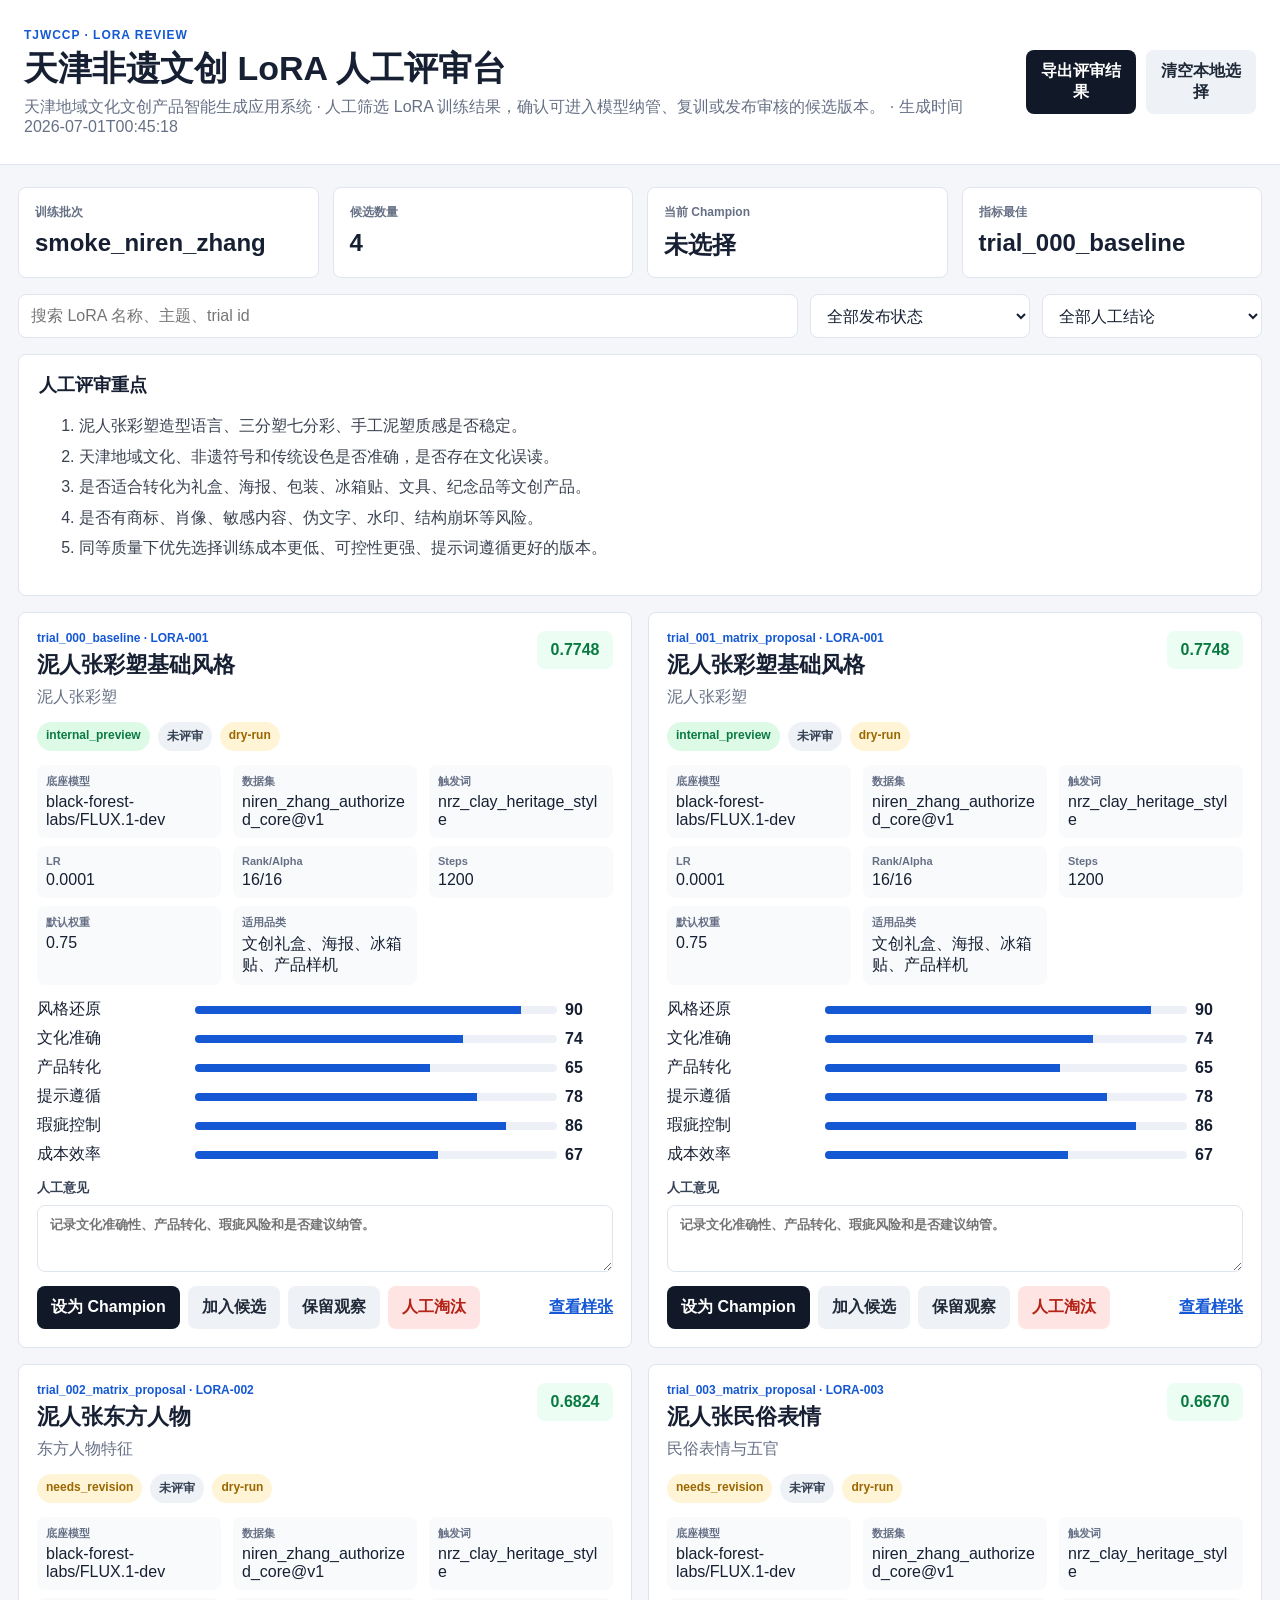
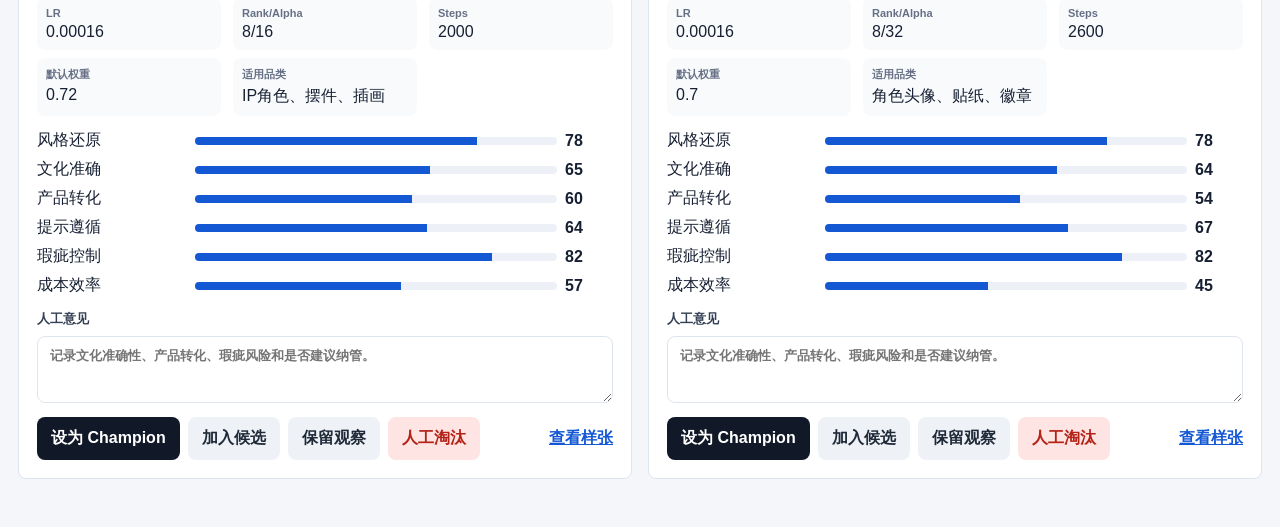
<file: lora_workshop/review_site/index.html>
<!doctype html>
<html lang="zh-CN">
<head>
  <meta charset="utf-8">
  <meta name="viewport" content="width=device-width, initial-scale=1">
  <title>天津非遗 LoRA 人工评审台</title>
  <link rel="stylesheet" href="styles.css">
</head>
<body>
  <header class="topbar">
    <div>
      <p class="eyebrow">TJWCCP · LoRA Review</p>
      <h1>天津非遗文创 LoRA 人工评审台</h1>
      <p id="runMeta">加载训练批次中...</p>
    </div>
    <div class="actions">
      <button id="exportReview">导出评审结果</button>
      <button id="resetReview" class="ghost">清空本地选择</button>
    </div>
  </header>

  <main>
    <section class="summary-grid">
      <article>
        <span>训练批次</span>
        <strong id="runId">-</strong>
      </article>
      <article>
        <span>候选数量</span>
        <strong id="trialCount">-</strong>
      </article>
      <article>
        <span>当前 Champion</span>
        <strong id="championName">未选择</strong>
      </article>
      <article>
        <span>指标最佳</span>
        <strong id="metricBest">-</strong>
      </article>
    </section>

    <section class="toolbar">
      <input id="searchInput" placeholder="搜索 LoRA 名称、主题、trial id">
      <select id="decisionFilter">
        <option value="">全部发布状态</option>
        <option value="internal_preview">内部预览</option>
        <option value="needs_revision">需要修订</option>
        <option value="approved_for_platform">可纳管</option>
        <option value="reject">淘汰</option>
      </select>
      <select id="manualFilter">
        <option value="">全部人工结论</option>
        <option value="champion">Champion</option>
        <option value="shortlist">候选</option>
        <option value="hold">保留观察</option>
        <option value="reject">人工淘汰</option>
      </select>
    </section>

    <section class="rubric">
      <h2>人工评审重点</h2>
      <ol id="rubricList"></ol>
    </section>

    <section id="trialGrid" class="trial-grid"></section>
  </main>

  <template id="trialCardTemplate">
    <article class="trial-card">
      <div class="card-head">
        <div>
          <span class="trial-id"></span>
          <h2></h2>
          <p class="theme"></p>
        </div>
        <strong class="score"></strong>
      </div>
      <div class="badges"></div>
      <dl class="params"></dl>
      <div class="tracks"></div>
      <label class="review-note">
        人工意见
        <textarea rows="3" placeholder="记录文化准确性、产品转化、瑕疵风险和是否建议纳管。"></textarea>
      </label>
      <div class="card-actions">
        <button data-action="champion">设为 Champion</button>
        <button data-action="shortlist" class="secondary">加入候选</button>
        <button data-action="hold" class="secondary">保留观察</button>
        <button data-action="reject" class="danger">人工淘汰</button>
        <a class="sample-link" target="_blank" rel="noreferrer">查看样张</a>
      </div>
    </article>
  </template>

  <script src="app.js"></script>
</body>
</html>
</file>
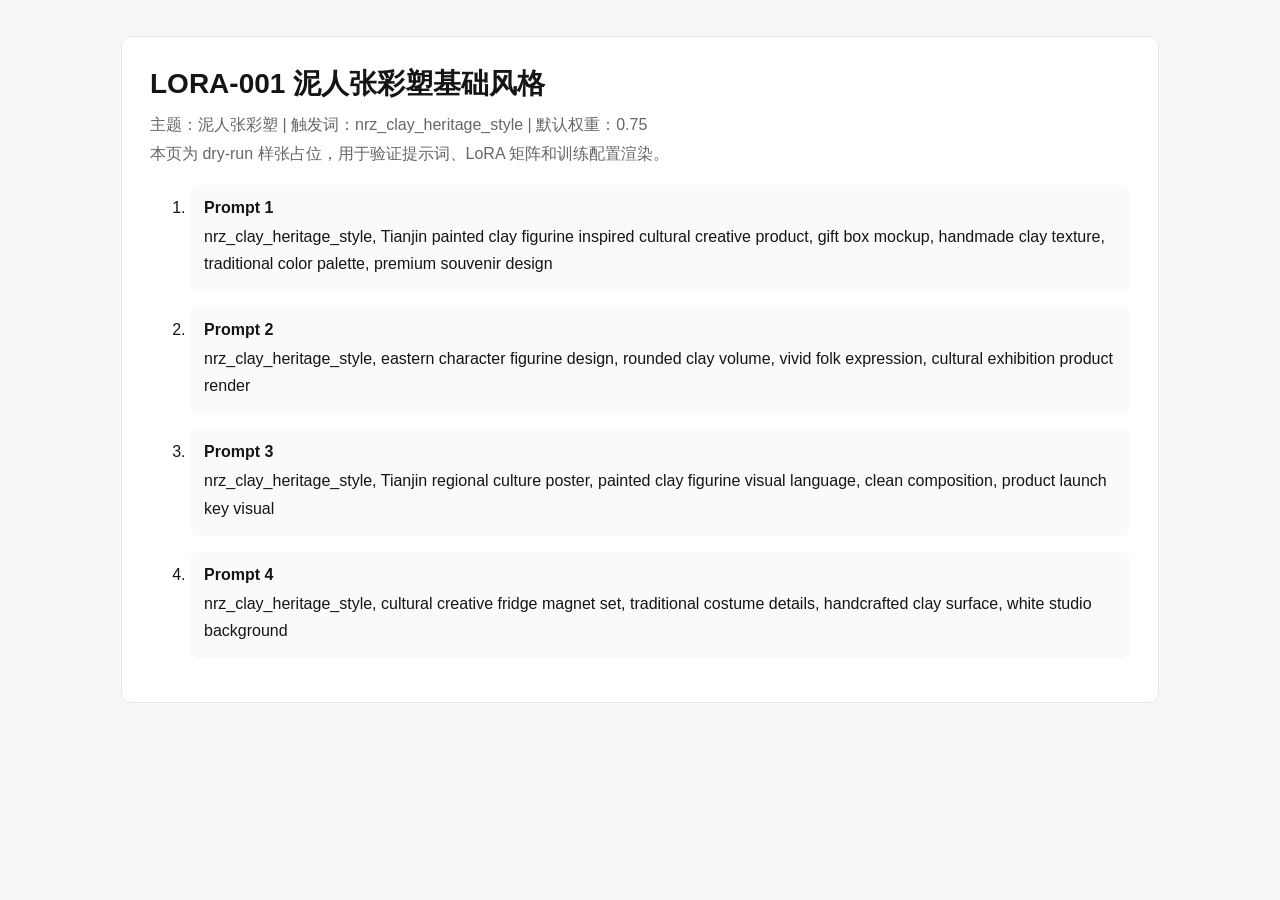
<file: lora_workshop/review_site/assets/trial_000_baseline_sample_grid.html>
<!doctype html>
<html lang="zh-CN">
<head>
  <meta charset="utf-8">
  <title>LORA-001 泥人张彩塑基础风格</title>
  <style>
    body { font-family: -apple-system, BlinkMacSystemFont, "Microsoft YaHei", Arial, sans-serif; margin: 36px; background: #f6f7f9; color: #151515; }
    main { max-width: 980px; margin: 0 auto; background: #fff; border: 1px solid #e5e7eb; border-radius: 10px; padding: 28px; }
    h1 { margin: 0 0 8px; font-size: 28px; }
    .meta { color: #666; line-height: 1.8; }
    li { margin: 16px 0; padding: 14px; background: #f8fafc; border-radius: 8px; }
    p { margin: 6px 0 0; line-height: 1.7; }
  </style>
</head>
<body>
  <main>
    <h1>LORA-001 泥人张彩塑基础风格</h1>
    <div class="meta">主题：泥人张彩塑 | 触发词：nrz_clay_heritage_style | 默认权重：0.75</div>
    <div class="meta">本页为 dry-run 样张占位，用于验证提示词、LoRA 矩阵和训练配置渲染。</div>
    <ol><li><strong>Prompt 1</strong><p>nrz_clay_heritage_style, Tianjin painted clay figurine inspired cultural creative product, gift box mockup, handmade clay texture, traditional color palette, premium souvenir design</p></li>
<li><strong>Prompt 2</strong><p>nrz_clay_heritage_style, eastern character figurine design, rounded clay volume, vivid folk expression, cultural exhibition product render</p></li>
<li><strong>Prompt 3</strong><p>nrz_clay_heritage_style, Tianjin regional culture poster, painted clay figurine visual language, clean composition, product launch key visual</p></li>
<li><strong>Prompt 4</strong><p>nrz_clay_heritage_style, cultural creative fridge magnet set, traditional costume details, handcrafted clay surface, white studio background</p></li></ol>
  </main>
</body>
</html>
</file>
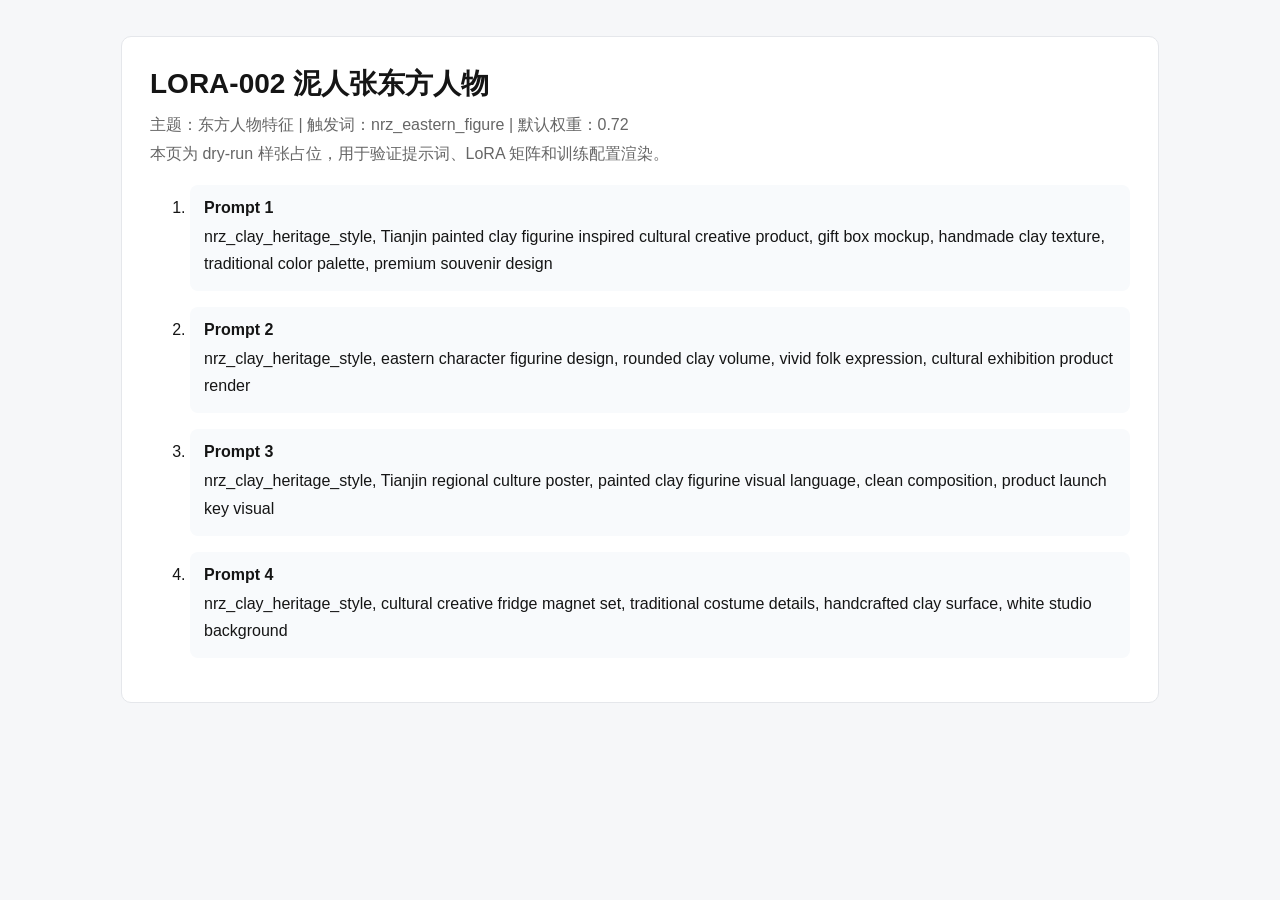
<file: lora_workshop/review_site/assets/trial_002_matrix_proposal_sample_grid.html>
<!doctype html>
<html lang="zh-CN">
<head>
  <meta charset="utf-8">
  <title>LORA-002 泥人张东方人物</title>
  <style>
    body { font-family: -apple-system, BlinkMacSystemFont, "Microsoft YaHei", Arial, sans-serif; margin: 36px; background: #f6f7f9; color: #151515; }
    main { max-width: 980px; margin: 0 auto; background: #fff; border: 1px solid #e5e7eb; border-radius: 10px; padding: 28px; }
    h1 { margin: 0 0 8px; font-size: 28px; }
    .meta { color: #666; line-height: 1.8; }
    li { margin: 16px 0; padding: 14px; background: #f8fafc; border-radius: 8px; }
    p { margin: 6px 0 0; line-height: 1.7; }
  </style>
</head>
<body>
  <main>
    <h1>LORA-002 泥人张东方人物</h1>
    <div class="meta">主题：东方人物特征 | 触发词：nrz_eastern_figure | 默认权重：0.72</div>
    <div class="meta">本页为 dry-run 样张占位，用于验证提示词、LoRA 矩阵和训练配置渲染。</div>
    <ol><li><strong>Prompt 1</strong><p>nrz_clay_heritage_style, Tianjin painted clay figurine inspired cultural creative product, gift box mockup, handmade clay texture, traditional color palette, premium souvenir design</p></li>
<li><strong>Prompt 2</strong><p>nrz_clay_heritage_style, eastern character figurine design, rounded clay volume, vivid folk expression, cultural exhibition product render</p></li>
<li><strong>Prompt 3</strong><p>nrz_clay_heritage_style, Tianjin regional culture poster, painted clay figurine visual language, clean composition, product launch key visual</p></li>
<li><strong>Prompt 4</strong><p>nrz_clay_heritage_style, cultural creative fridge magnet set, traditional costume details, handcrafted clay surface, white studio background</p></li></ol>
  </main>
</body>
</html>
</file>
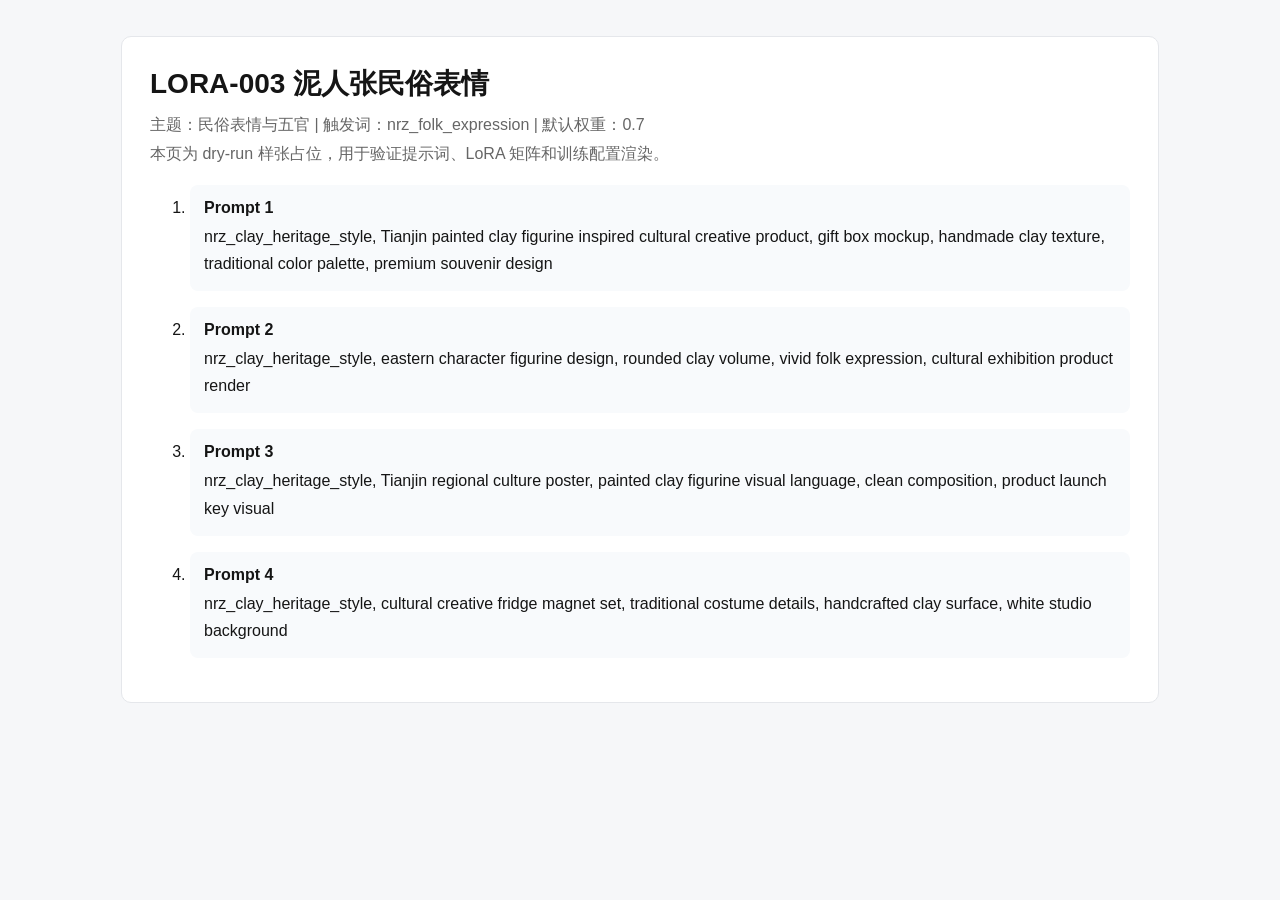
<file: lora_workshop/review_site/assets/trial_003_matrix_proposal_sample_grid.html>
<!doctype html>
<html lang="zh-CN">
<head>
  <meta charset="utf-8">
  <title>LORA-003 泥人张民俗表情</title>
  <style>
    body { font-family: -apple-system, BlinkMacSystemFont, "Microsoft YaHei", Arial, sans-serif; margin: 36px; background: #f6f7f9; color: #151515; }
    main { max-width: 980px; margin: 0 auto; background: #fff; border: 1px solid #e5e7eb; border-radius: 10px; padding: 28px; }
    h1 { margin: 0 0 8px; font-size: 28px; }
    .meta { color: #666; line-height: 1.8; }
    li { margin: 16px 0; padding: 14px; background: #f8fafc; border-radius: 8px; }
    p { margin: 6px 0 0; line-height: 1.7; }
  </style>
</head>
<body>
  <main>
    <h1>LORA-003 泥人张民俗表情</h1>
    <div class="meta">主题：民俗表情与五官 | 触发词：nrz_folk_expression | 默认权重：0.7</div>
    <div class="meta">本页为 dry-run 样张占位，用于验证提示词、LoRA 矩阵和训练配置渲染。</div>
    <ol><li><strong>Prompt 1</strong><p>nrz_clay_heritage_style, Tianjin painted clay figurine inspired cultural creative product, gift box mockup, handmade clay texture, traditional color palette, premium souvenir design</p></li>
<li><strong>Prompt 2</strong><p>nrz_clay_heritage_style, eastern character figurine design, rounded clay volume, vivid folk expression, cultural exhibition product render</p></li>
<li><strong>Prompt 3</strong><p>nrz_clay_heritage_style, Tianjin regional culture poster, painted clay figurine visual language, clean composition, product launch key visual</p></li>
<li><strong>Prompt 4</strong><p>nrz_clay_heritage_style, cultural creative fridge magnet set, traditional costume details, handcrafted clay surface, white studio background</p></li></ol>
  </main>
</body>
</html>
</file>
<file: lora_workshop/review_site/styles.css>
:root {
  color: #172033;
  background: #f4f6f9;
  font-family: Inter, "PingFang SC", "Microsoft YaHei", Arial, sans-serif;
  --panel: #fff;
  --line: #dfe5ee;
  --muted: #667085;
  --accent: #1458d4;
  --good: #0a7a42;
  --warn: #9a6700;
  --bad: #b42318;
}

* { box-sizing: border-box; }
body { margin: 0; }
button, input, select, textarea { font: inherit; }
button {
  background: #111827;
  border: 0;
  border-radius: 8px;
  color: #fff;
  cursor: pointer;
  font-weight: 800;
  padding: 11px 14px;
}
button.ghost, button.secondary { background: #eef2f7; color: #1f2937; }
button.danger { background: #fee4e2; color: var(--bad); }

.topbar {
  align-items: center;
  background: var(--panel);
  border-bottom: 1px solid var(--line);
  display: flex;
  justify-content: space-between;
  gap: 22px;
  padding: 28px max(24px, calc((100% - 1440px) / 2));
}
.eyebrow {
  color: var(--accent);
  font-size: 12px;
  font-weight: 900;
  letter-spacing: .08em;
  margin: 0 0 8px;
  text-transform: uppercase;
}
h1 { font-size: 34px; line-height: 1.1; margin: 0 0 10px; }
.topbar p:last-child { color: var(--muted); margin: 0; }
.actions { display: flex; gap: 10px; }

main {
  max-width: 1440px;
  margin: 0 auto;
  padding: 22px 18px 48px;
}
.summary-grid {
  display: grid;
  gap: 14px;
  grid-template-columns: repeat(4, minmax(160px, 1fr));
  margin-bottom: 16px;
}
.summary-grid article, .rubric, .trial-card {
  background: var(--panel);
  border: 1px solid var(--line);
  border-radius: 8px;
}
.summary-grid article { padding: 16px; }
.summary-grid span {
  color: var(--muted);
  display: block;
  font-size: 12px;
  font-weight: 800;
  margin-bottom: 8px;
}
.summary-grid strong { font-size: 24px; }
.toolbar {
  display: grid;
  gap: 12px;
  grid-template-columns: 1fr 220px 220px;
  margin-bottom: 16px;
}
input, select, textarea {
  background: #fff;
  border: 1px solid var(--line);
  border-radius: 8px;
  color: #172033;
  min-height: 44px;
  padding: 10px 12px;
}
textarea { resize: vertical; width: 100%; }
.rubric { margin-bottom: 16px; padding: 18px 20px; }
.rubric h2 { font-size: 18px; margin: 0 0 10px; }
.rubric li { color: #394150; line-height: 1.65; margin: 4px 0; }

.trial-grid {
  display: grid;
  gap: 16px;
  grid-template-columns: repeat(2, minmax(0, 1fr));
}
.trial-card { padding: 18px; }
.trial-card.champion { border-color: var(--good); box-shadow: 0 0 0 3px rgba(10, 122, 66, .12); }
.card-head {
  align-items: flex-start;
  display: flex;
  justify-content: space-between;
  gap: 16px;
}
.trial-id {
  color: var(--accent);
  display: block;
  font-size: 12px;
  font-weight: 900;
  margin-bottom: 5px;
}
.trial-card h2 { font-size: 22px; margin: 0 0 7px; }
.theme { color: var(--muted); margin: 0; }
.score {
  background: #ecfdf3;
  border-radius: 8px;
  color: var(--good);
  min-width: 76px;
  padding: 10px;
  text-align: center;
}
.badges { display: flex; flex-wrap: wrap; gap: 8px; margin: 14px 0; }
.badge {
  background: #eef2f7;
  border-radius: 999px;
  color: #344054;
  font-size: 12px;
  font-weight: 800;
  padding: 6px 9px;
}
.badge.good { background: #dcfae6; color: var(--good); }
.badge.warn { background: #fff4d6; color: var(--warn); }
.badge.bad { background: #fee4e2; color: var(--bad); }
.params {
  display: grid;
  gap: 8px 12px;
  grid-template-columns: repeat(3, 1fr);
  margin: 0 0 14px;
}
.params div {
  background: #f8fafc;
  border-radius: 8px;
  padding: 9px;
}
.params dt { color: var(--muted); font-size: 11px; font-weight: 900; }
.params dd { margin: 4px 0 0; word-break: break-word; }
.tracks {
  display: grid;
  gap: 8px;
  margin-bottom: 14px;
}
.track {
  display: grid;
  gap: 8px;
  grid-template-columns: 150px 1fr 48px;
  align-items: center;
}
.bar {
  background: #edf1f7;
  border-radius: 999px;
  height: 8px;
  overflow: hidden;
}
.bar i {
  background: var(--accent);
  display: block;
  height: 100%;
}
.review-note {
  color: #344054;
  display: grid;
  font-size: 13px;
  font-weight: 900;
  gap: 8px;
}
.card-actions {
  align-items: center;
  display: flex;
  flex-wrap: wrap;
  gap: 8px;
  margin-top: 14px;
}
.sample-link {
  color: var(--accent);
  font-weight: 900;
  margin-left: auto;
}

@media (max-width: 960px) {
  .topbar { align-items: stretch; flex-direction: column; }
  .summary-grid, .toolbar, .trial-grid { grid-template-columns: 1fr; }
  .params { grid-template-columns: 1fr 1fr; }
}
</file>
